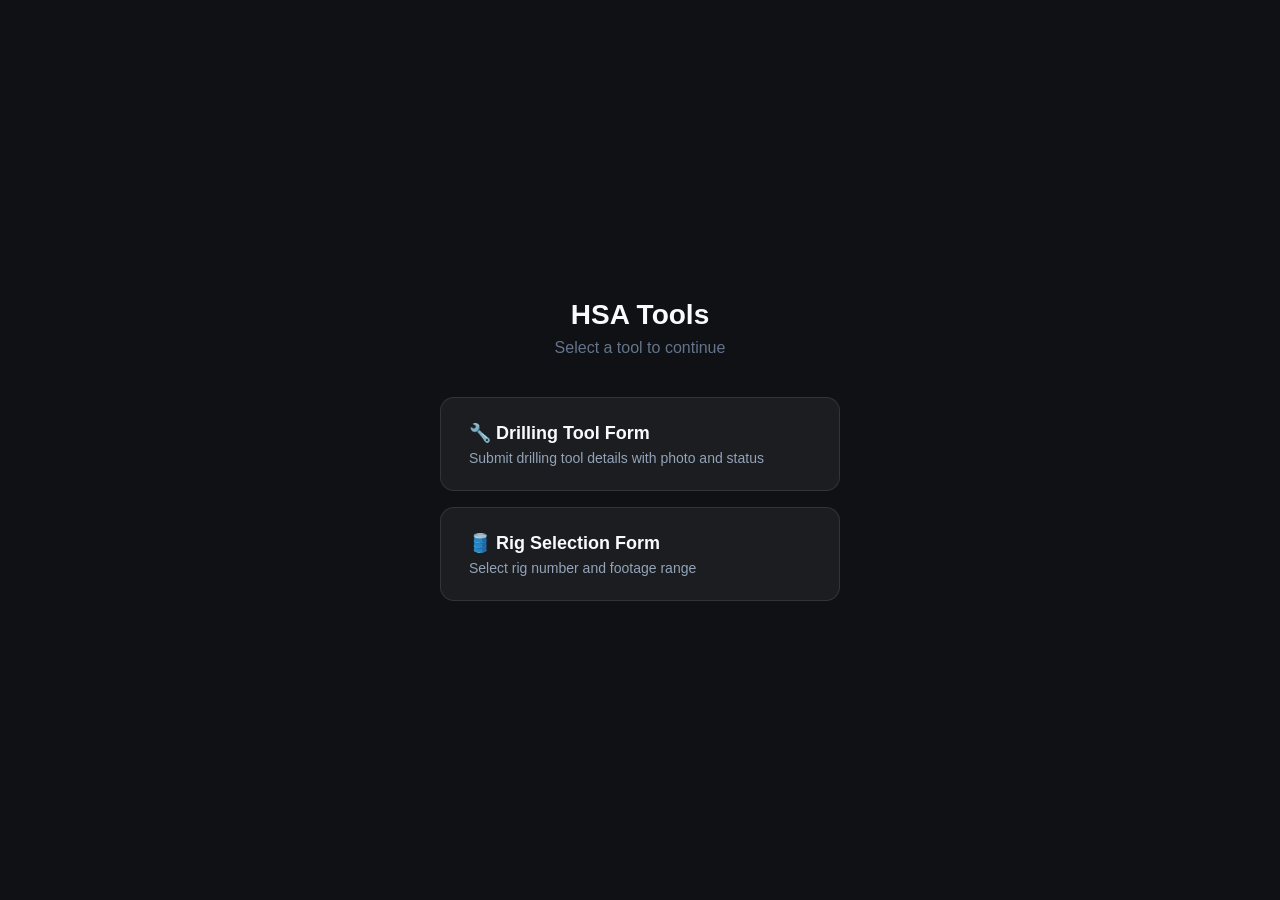
<file: index.html>
<!DOCTYPE html>
<html lang="en">

<head>
    <meta charset="UTF-8">
    <meta name="viewport" content="width=device-width, initial-scale=1.0">
    <title>HSA Tools</title>
    <style>
        * {
            box-sizing: border-box;
            margin: 0;
            padding: 0;
            font-family: -apple-system, 'Inter', sans-serif;
        }

        body {
            background: #0f1115;
            min-height: 100vh;
            display: flex;
            flex-direction: column;
            align-items: center;
            justify-content: center;
            padding: 30px;
        }

        h1 {
            color: #f8fafc;
            font-size: 28px;
            font-weight: 800;
            margin-bottom: 8px;
        }

        p {
            color: #64748b;
            margin-bottom: 40px;
        }

        .cards {
            display: flex;
            flex-direction: column;
            gap: 16px;
            width: 100%;
            max-width: 400px;
        }

        a {
            display: block;
            background: rgba(255, 255, 255, 0.05);
            border: 1px solid rgba(255, 255, 255, 0.1);
            border-radius: 14px;
            padding: 24px 28px;
            text-decoration: none;
            color: #f8fafc;
            transition: background 0.2s, transform 0.2s;
        }

        a:hover {
            background: rgba(79, 70, 229, 0.15);
            border-color: #4f46e5;
            transform: translateY(-2px);
        }

        a h2 {
            font-size: 18px;
            font-weight: 700;
            margin-bottom: 6px;
        }

        a p {
            color: #94a3b8;
            font-size: 14px;
            margin: 0;
        }
    </style>
</head>

<body>
    <h1>HSA Tools</h1>
    <p>Select a tool to continue</p>
    <div class="cards">
        <a href="/drilling_tool_app/">
            <h2>🔧 Drilling Tool Form</h2>
            <p>Submit drilling tool details with photo and status</p>
        </a>
        <a href="/rig_form_app/">
            <h2>🛢️ Rig Selection Form</h2>
            <p>Select rig number and footage range</p>
        </a>
    </div>
</body>

</html>
</file>
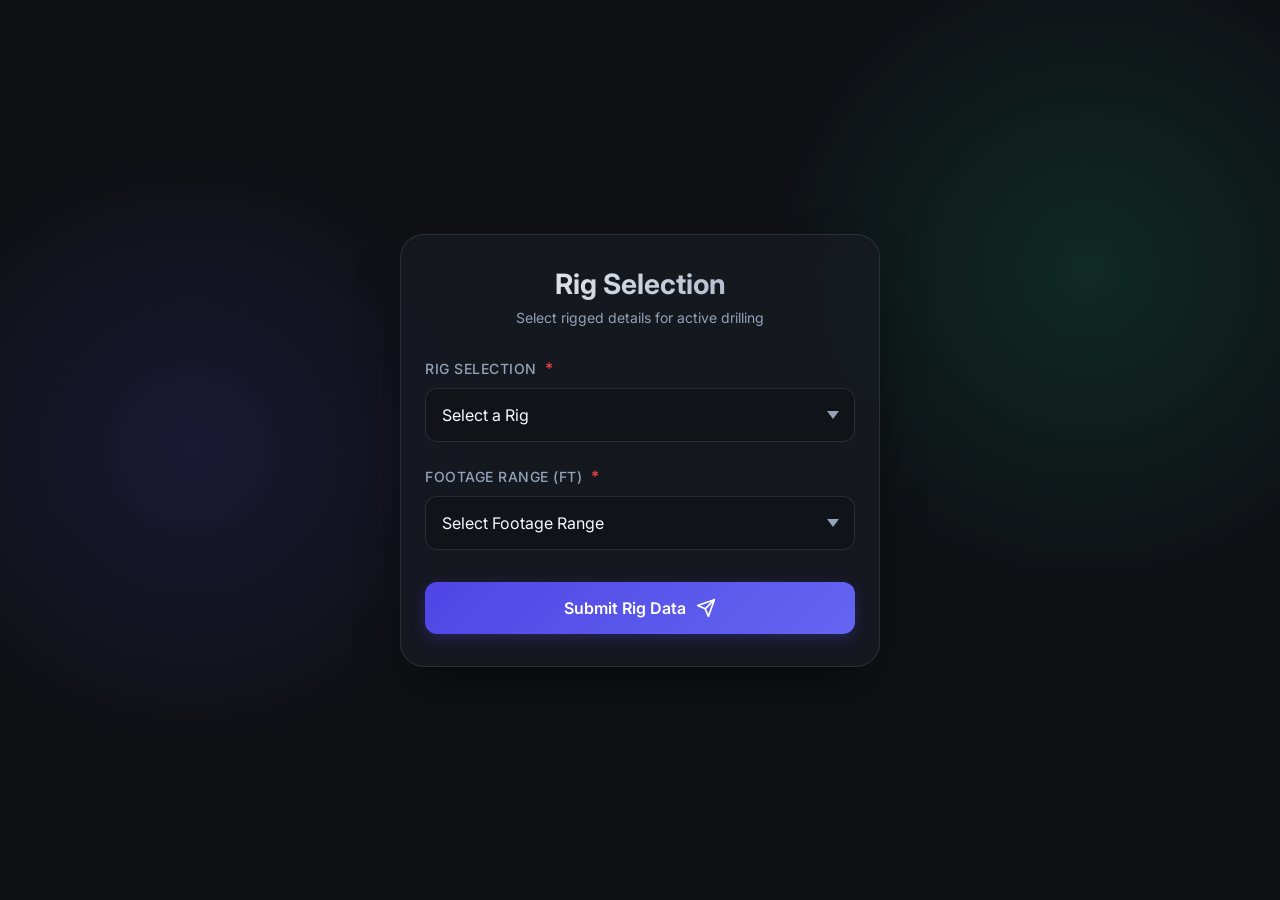
<file: rig_form_app/index.html>
<!DOCTYPE html>
<html lang="en">

<head>
    <meta charset="UTF-8">
    <meta name="viewport" content="width=device-width, initial-scale=1.0, maximum-scale=1.0, user-scalable=no">
    <title>Rig Selection Form</title>
    <link href="https://fonts.googleapis.com/css2?family=Inter:wght@400;500;600;700&display=swap" rel="stylesheet">
    <link rel="stylesheet" href="styles.css">
</head>

<body>
    <div class="app-container">
        <header class="app-header">
            <h1>Rig Selection</h1>
            <p>Select rigged details for active drilling</p>
        </header>

        <form id="rigForm" class="tool-form" novalidate>
            <!-- Rig Selection -->
            <div class="form-group">
                <label for="rigSelect">Rig Selection <span class="required">*</span></label>
                <div class="custom-select-wrapper">
                    <select id="rigSelect" name="rig" required>
                        <option value="" disabled selected>Select a Rig</option>
                        <option value="Rig 01">Rig 01</option>
                        <option value="Rig 02">Rig 02</option>
                        <option value="Rig 03">Rig 03</option>
                        <option value="Rig 04">Rig 04</option>
                        <option value="Rig 05">Rig 05</option>
                        <option value="Rig 06">Rig 06</option>
                        <option value="Rig 07">Rig 07</option>
                        <option value="Rig 08">Rig 08</option>
                        <option value="Rig 09">Rig 09</option>
                        <option value="Rig 10">Rig 10</option>
                        <option value="Rig 11">Rig 11</option>
                        <option value="Rig 12">Rig 12</option>
                    </select>
                </div>
            </div>

            <!-- Footage Range -->
            <div class="form-group">
                <label for="footageSelect">Footage Range (ft) <span class="required">*</span></label>
                <div class="custom-select-wrapper">
                    <select id="footageSelect" name="footage_range" required>
                        <option value="" disabled selected>Select Footage Range</option>
                        <option value="0-200">0-200</option>
                        <option value="200-500">200-500</option>
                        <option value="500+">500+</option>
                    </select>
                </div>
            </div>

            <!-- Submit Button -->
            <button type="submit" class="submit-btn" id="submitBtn">
                <span>Submit Rig Data</span>
                <svg width="20" height="20" viewBox="0 0 24 24" fill="none" stroke="currentColor" stroke-width="2"
                    stroke-linecap="round" stroke-linejoin="round">
                    <line x1="22" y1="2" x2="11" y2="13"></line>
                    <polygon points="22 2 15 22 11 13 2 9 22 2"></polygon>
                </svg>
            </button>
            <div id="successMessage" class="success-message hidden">
                Data submitted successfully! Ready for another entry.
            </div>
        </form>
    </div>

    <script src="https://telegram.org/js/telegram-web-app.js"></script>
    <script src="script.js"></script>
</body>

</html>
</file>
<file: rig_form_app/styles.css>
:root {
    --bg-dark: #0f1115;
    --card-bg: rgba(25, 28, 36, 0.7);
    --primary: #4f46e5;
    --primary-hover: #6366f1;
    --accent: #10b981;
    --accent-glow: rgba(16, 185, 129, 0.3);
    --text-main: #f8fafc;
    --text-muted: #94a3b8;
    --border-color: rgba(255, 255, 255, 0.1);
    --input-bg: rgba(15, 17, 21, 0.6);
    --danger: #ef4444;
}

* {
    box-sizing: border-box;
    margin: 0;
    padding: 0;
    font-family: 'Inter', sans-serif;
    -webkit-tap-highlight-color: transparent;
}

body {
    background-color: var(--bg-dark);
    color: var(--text-main);
    min-height: 100vh;
    display: flex;
    justify-content: center;
    padding: 20px;
    background-image:
        radial-gradient(circle at 15% 50%, rgba(79, 70, 229, 0.15), transparent 25%),
        radial-gradient(circle at 85% 30%, rgba(16, 185, 129, 0.15), transparent 25%);
    background-attachment: fixed;
}

.app-container {
    width: 100%;
    max-width: 480px;
    background: var(--card-bg);
    backdrop-filter: blur(12px);
    -webkit-backdrop-filter: blur(12px);
    border: 1px solid var(--border-color);
    border-radius: 24px;
    padding: 32px 24px;
    box-shadow: 0 25px 50px -12px rgba(0, 0, 0, 0.5);
    margin: auto;
}

.app-header {
    margin-bottom: 32px;
    text-align: center;
}

.app-header h1 {
    font-size: 28px;
    font-weight: 700;
    margin-bottom: 8px;
    background: linear-gradient(135deg, #fff, #94a3b8);
    -webkit-background-clip: text;
    -webkit-text-fill-color: transparent;
}

.app-header p {
    color: var(--text-muted);
    font-size: 14px;
}

.form-group {
    margin-bottom: 24px;
}

.form-group label {
    display: block;
    margin-bottom: 10px;
    font-size: 14px;
    font-weight: 500;
    color: var(--text-muted);
    text-transform: uppercase;
    letter-spacing: 0.5px;
}

.required {
    color: var(--danger);
    margin-left: 4px;
    font-size: 16px;
}

/* Custom Select Dropdowns */
.custom-select-wrapper {
    position: relative;
    width: 100%;
}

.custom-select-wrapper::after {
    content: '';
    position: absolute;
    right: 16px;
    top: 50%;
    transform: translateY(-50%);
    width: 0;
    height: 0;
    border-left: 6px solid transparent;
    border-right: 6px solid transparent;
    border-top: 8px solid var(--text-muted);
    pointer-events: none;
    transition: transform 0.3s ease;
}

select {
    width: 100%;
    appearance: none;
    -webkit-appearance: none;
    background: var(--input-bg);
    border: 1px solid var(--border-color);
    color: var(--text-main);
    padding: 16px 40px 16px 16px;
    border-radius: 12px;
    font-size: 16px;
    cursor: pointer;
    transition: all 0.3s ease;
}

select:focus {
    outline: none;
    border-color: var(--primary);
    box-shadow: 0 0 0 3px rgba(79, 70, 229, 0.2);
}

select:focus+.custom-select-wrapper::after {
    transform: translateY(-50%) rotate(180deg);
}

select option {
    background: var(--bg-dark);
    color: var(--text-main);
    padding: 12px;
}

/* Submit Button */
.submit-btn {
    width: 100%;
    padding: 16px;
    background: linear-gradient(135deg, var(--primary), var(--primary-hover));
    color: white;
    border: none;
    border-radius: 12px;
    font-size: 16px;
    font-weight: 600;
    cursor: pointer;
    display: flex;
    justify-content: center;
    align-items: center;
    gap: 10px;
    margin-top: 32px;
    transition: all 0.3s ease;
    box-shadow: 0 4px 15px rgba(79, 70, 229, 0.3);
}

.submit-btn:hover {
    transform: translateY(-2px);
    box-shadow: 0 6px 20px rgba(79, 70, 229, 0.5);
}

.submit-btn:active {
    transform: translateY(0);
}

.submit-btn:disabled {
    opacity: 0.7;
    cursor: not-allowed;
    transform: none;
    box-shadow: none;
}

/* Success Message */
.success-message {
    margin-top: 20px;
    padding: 16px;
    background: rgba(16, 185, 129, 0.1);
    border: 1px solid var(--accent);
    color: var(--accent);
    border-radius: 12px;
    text-align: center;
    font-size: 14px;
    font-weight: 500;
    animation: slideUp 0.3s ease-out;
}

.success-message.hidden {
    display: none;
}

@keyframes slideUp {
    from {
        opacity: 0;
        transform: translateY(10px);
    }

    to {
        opacity: 1;
        transform: translateY(0);
    }
}

@keyframes spin {
    to {
        transform: rotate(360deg);
    }
}
</file>
